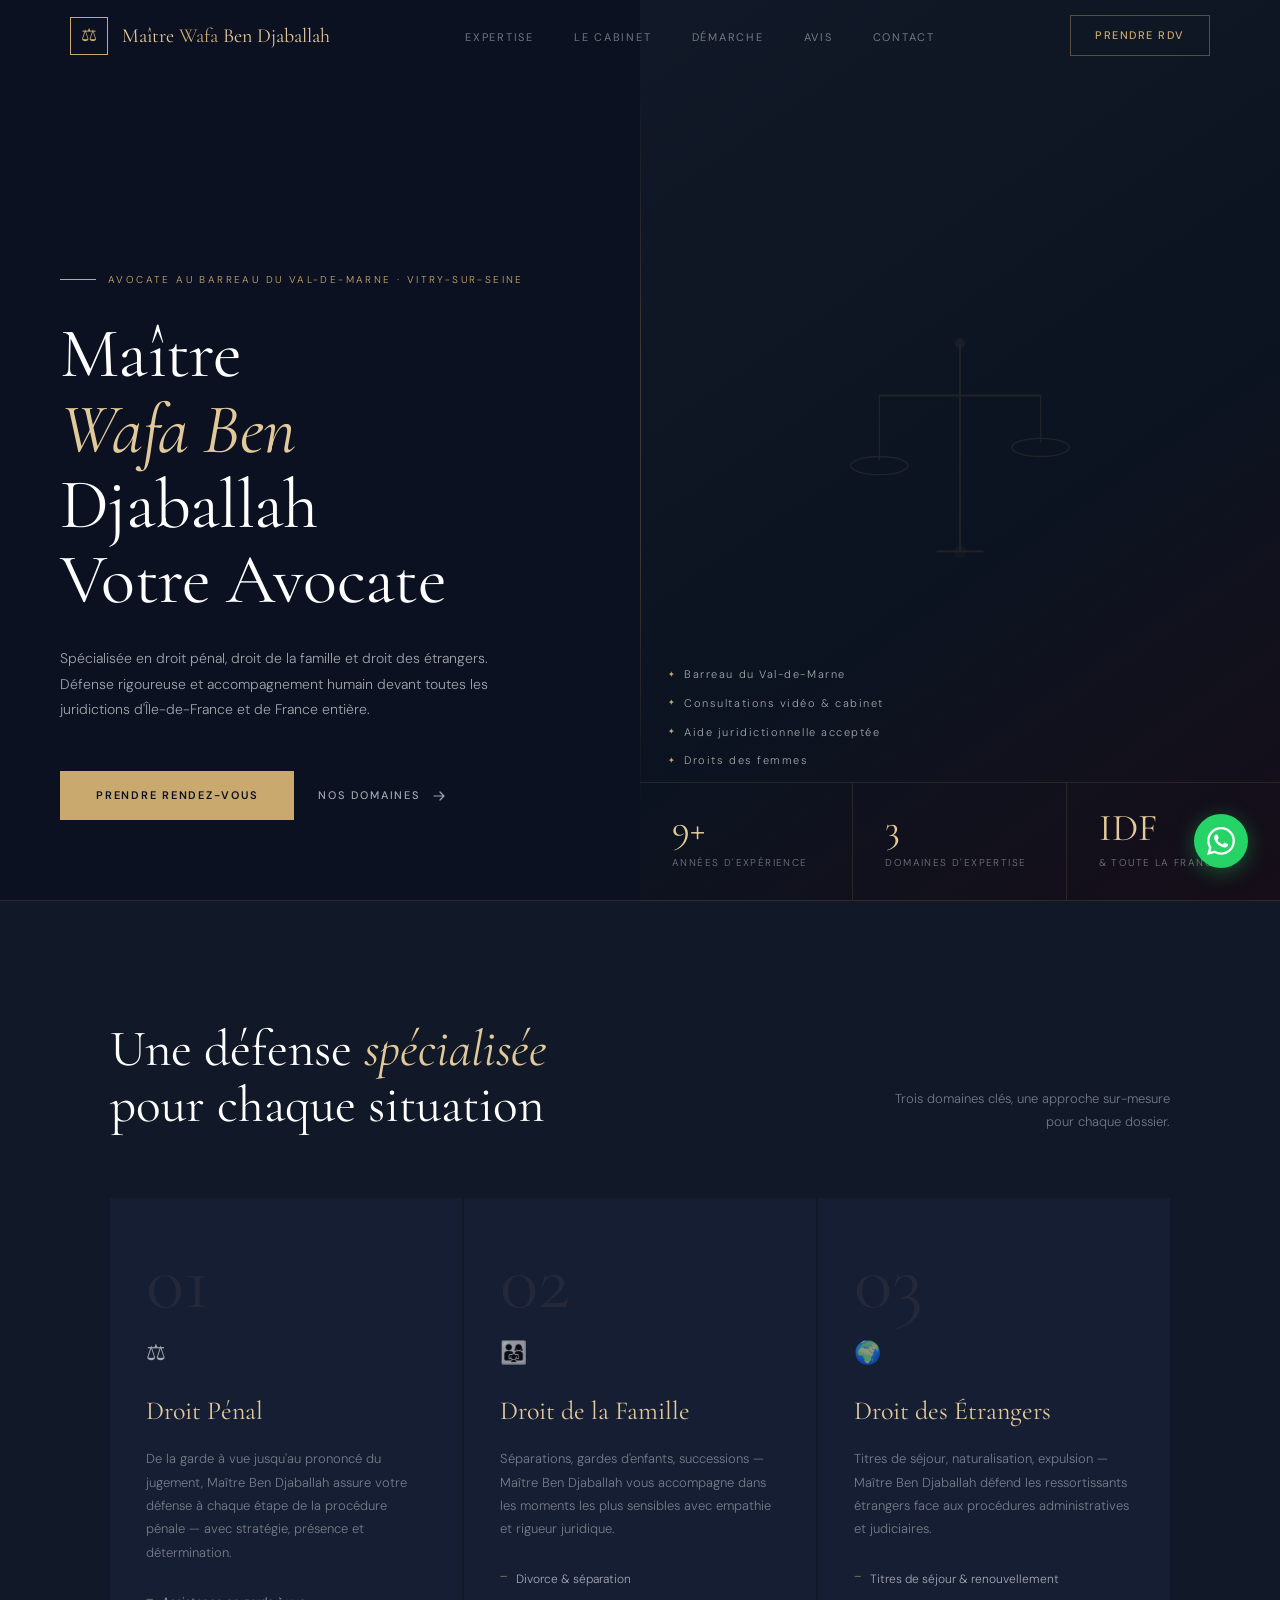
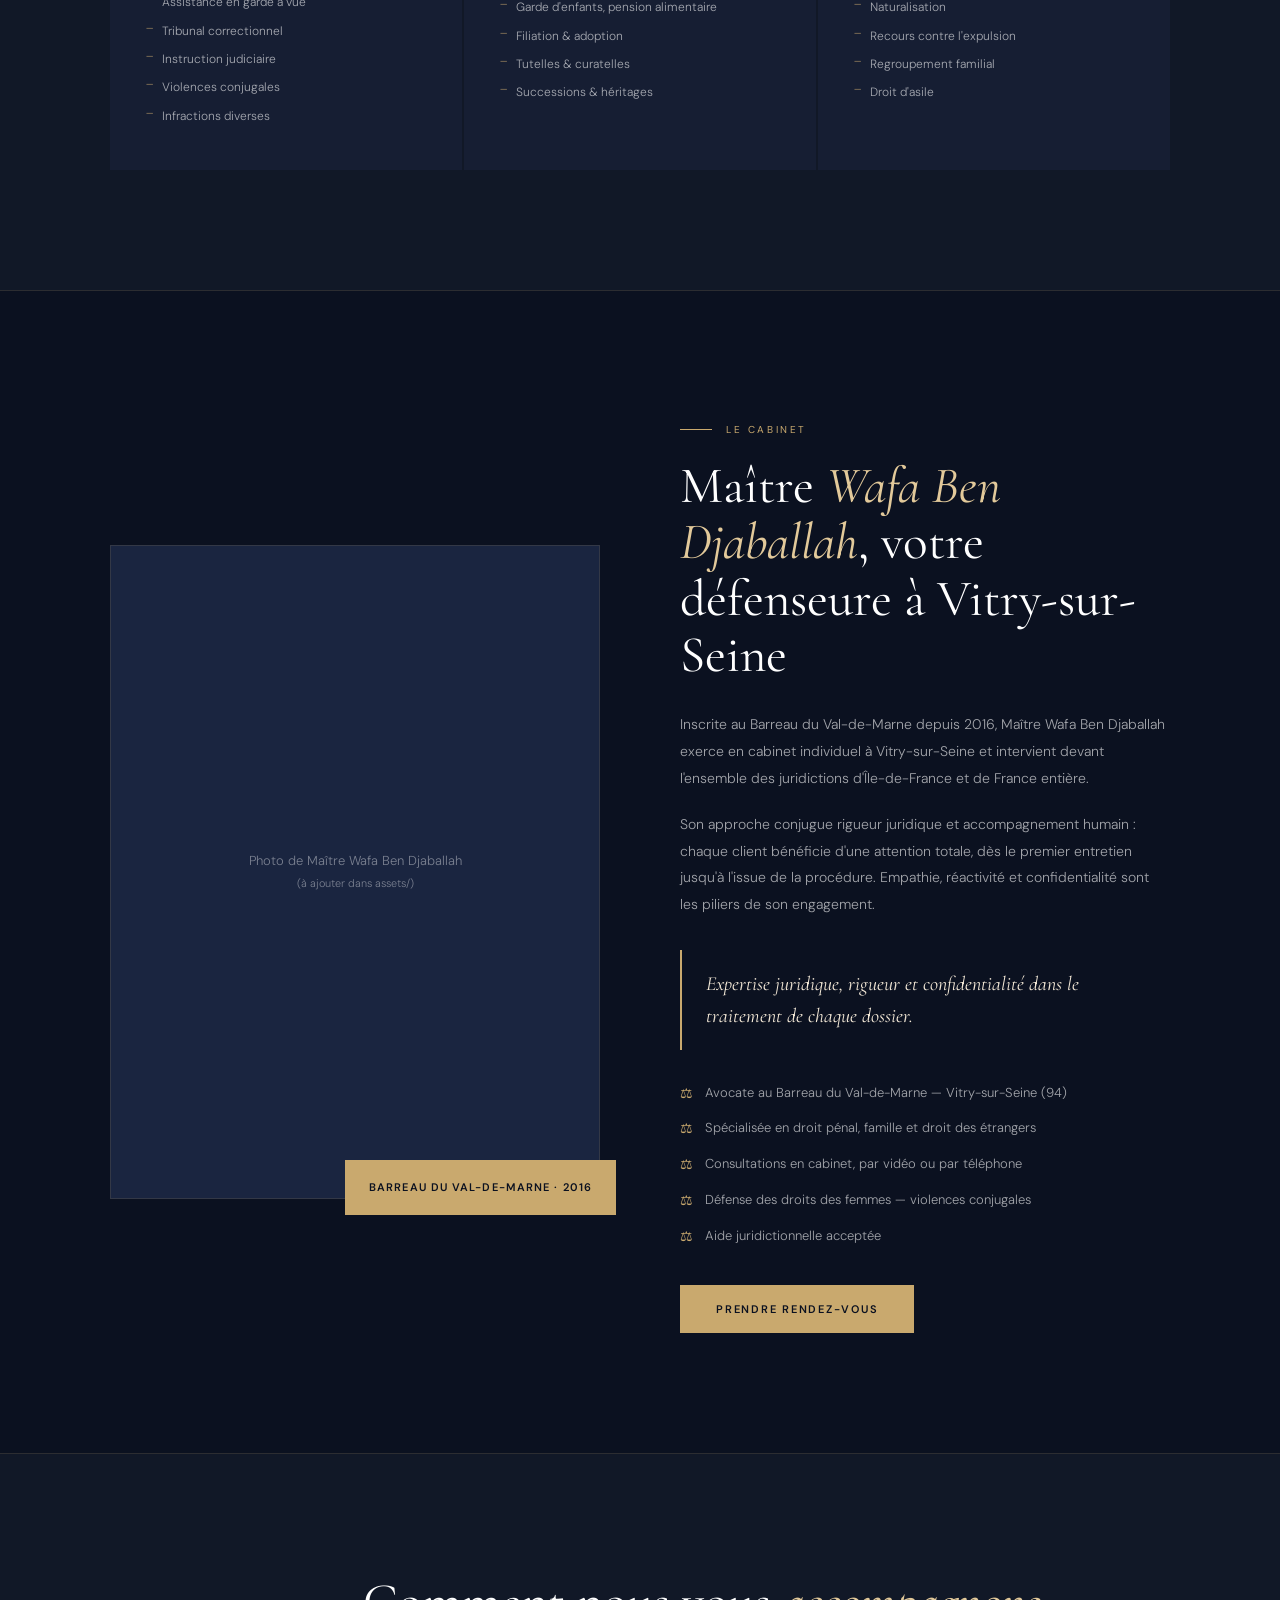
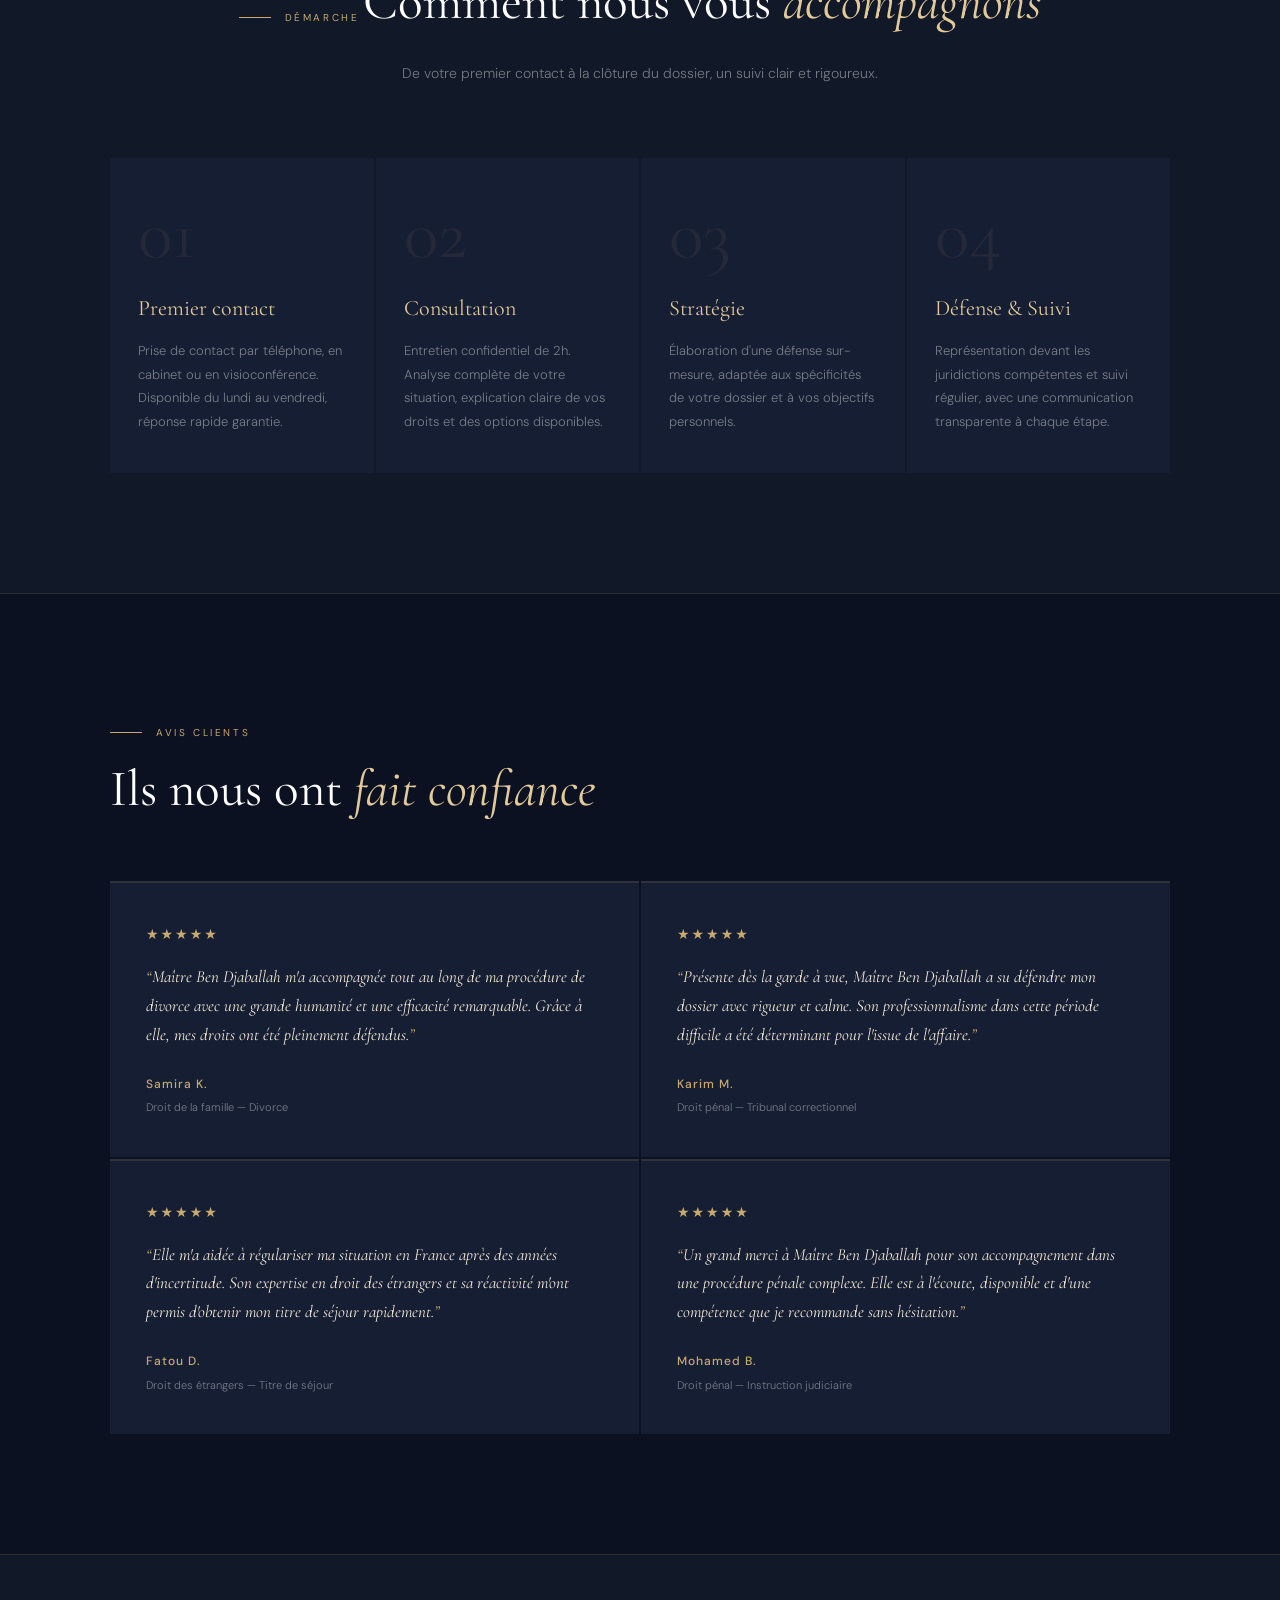
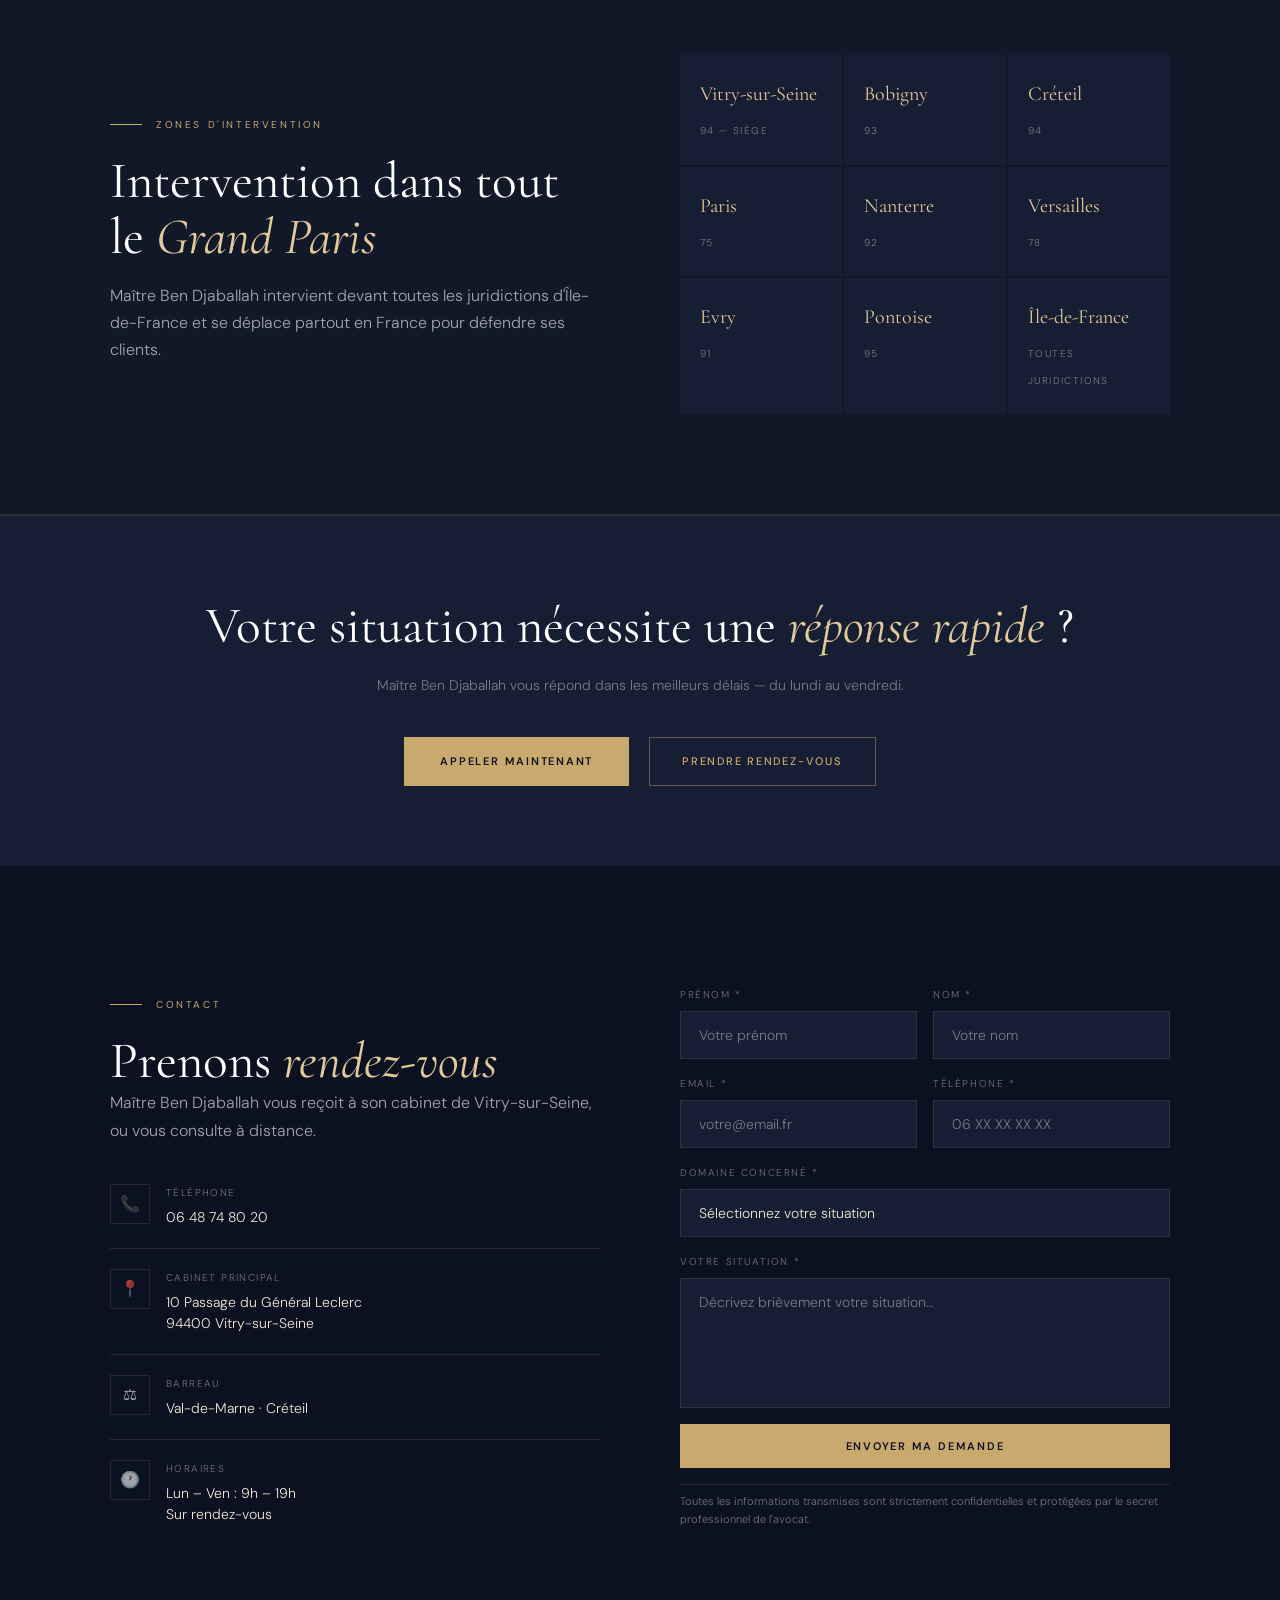
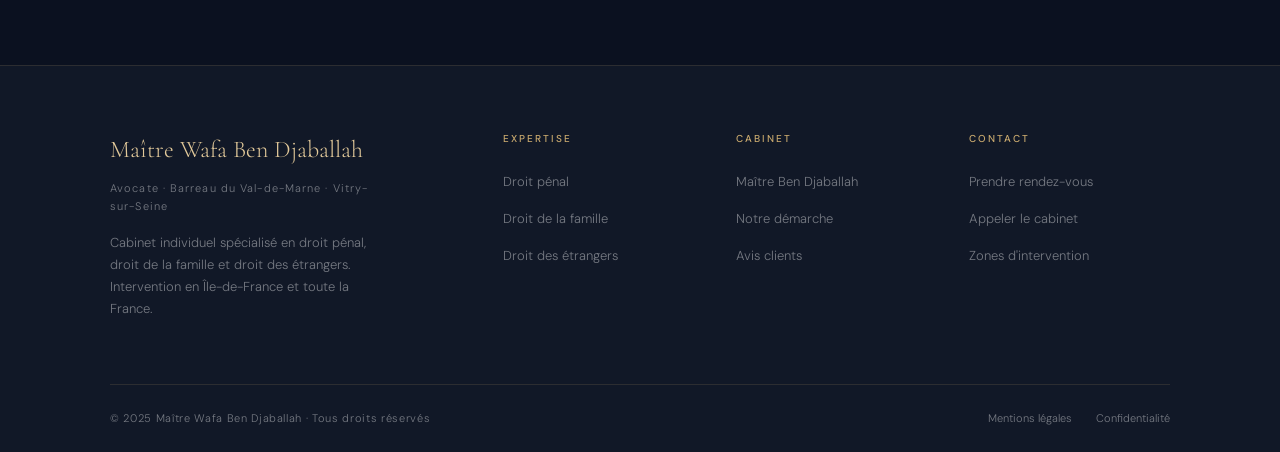
<file: index.html>
<!DOCTYPE html>
<html lang="fr">
<head>
<meta charset="UTF-8">
<meta name="viewport" content="width=device-width, initial-scale=1.0">
<title>Maître Wafa Ben Djaballah — Avocate à Vitry-sur-Seine | Barreau du Val-de-Marne</title>
<meta name="description" content="Maître Wafa Ben Djaballah, avocate au Barreau du Val-de-Marne. Spécialisée en droit pénal, droit de la famille et droit des étrangers. Cabinet à Vitry-sur-Seine (94400). Consultations sur rendez-vous.">
<meta name="keywords" content="avocat Vitry-sur-Seine, avocat Val-de-Marne, droit pénal 94, droit de la famille 94, avocat étrangers Vitry, avocat Bobigny, Ben Djaballah avocat">
<meta name="robots" content="index, follow">
<meta name="author" content="Maître Wafa Ben Djaballah">
<link rel="canonical" href="https://wafa-bendjaballah.netlify.app/">
<meta property="og:title" content="Maître Wafa Ben Djaballah — Avocate à Vitry-sur-Seine">
<meta property="og:description" content="Avocate au Barreau du Val-de-Marne. Droit pénal, famille, étrangers. Cabinet à Vitry-sur-Seine.">
<meta property="og:type" content="website">
<meta property="og:locale" content="fr_FR">
<script type="application/ld+json">
{
  "@context": "https://schema.org",
  "@type": "LegalService",
  "name": "Cabinet Maître Wafa Ben Djaballah",
  "description": "Avocate au Barreau du Val-de-Marne, spécialisée en droit pénal, droit de la famille et droit des étrangers.",
  "address": {
    "@type": "PostalAddress",
    "streetAddress": "10 Passage du Général Leclerc",
    "addressLocality": "Vitry-sur-Seine",
    "postalCode": "94400",
    "addressCountry": "FR"
  },
  "telephone": "0648748020",
  "areaServed": ["Vitry-sur-Seine","Val-de-Marne","Île-de-France"],
  "priceRange": "€€",
  "openingHours": "Mo-Fr 09:00-19:00"
}
</script>
<link rel="stylesheet" href="css/base.css">
<link rel="stylesheet" href="css/nav-hero.css">
<link rel="stylesheet" href="css/sections.css">
</head>
<body>

<!-- ═══ NAV ═══ -->
<nav id="navbar">
  <div class="nav-inner">
    <a href="index.html" class="nav-logo">
      <div class="nav-logo-icon">⚖</div>
      <span class="nav-logo-text">Maître <span>Wafa</span> Ben Djaballah</span>
    </a>
    <ul class="nav-links">
      <li><a href="#expertise">Expertise</a></li>
      <li><a href="#about">Le Cabinet</a></li>
      <li><a href="#process">Démarche</a></li>
      <li><a href="#testimonials">Avis</a></li>
      <li><a href="contact.html">Contact</a></li>
    </ul>
    <a href="contact.html" class="nav-cta">Prendre RDV</a>
    <div class="nav-burger" id="burger">
      <span></span><span></span><span></span>
    </div>
  </div>
</nav>

<!-- Mobile menu -->
<div class="nav-mobile" id="mobile-menu">
  <a href="#expertise">Expertise</a>
  <a href="#about">Le Cabinet</a>
  <a href="#process">Démarche</a>
  <a href="#testimonials">Avis clients</a>
  <a href="contact.html">Contact</a>
  <a href="contact.html" class="nav-cta btn-or">Prendre rendez-vous</a>
</div>

<!-- ═══ HERO ═══ -->
<section id="hero">
  <div class="hero-left">
    <div class="hero-badge">Avocate au Barreau du Val-de-Marne · Vitry-sur-Seine</div>
    <h1 class="hero-title">
      Maître<br><em>Wafa Ben</em><br>Djaballah<br>Votre Avocate
    </h1>
    <p class="hero-sub">
      Spécialisée en droit pénal, droit de la famille et droit des étrangers.
      Défense rigoureuse et accompagnement humain devant toutes les juridictions
      d'Île-de-France et de France entière.
    </p>
    <div class="hero-actions">
      <a href="contact.html" class="btn-or">Prendre rendez-vous</a>
      <a href="#expertise" class="btn-ghost">
        Nos domaines
        <svg width="16" height="16" viewBox="0 0 16 16" fill="none">
          <path d="M3 8h10M9 4l4 4-4 4" stroke="currentColor" stroke-width="1.2" stroke-linecap="round"/>
        </svg>
      </a>
    </div>
  </div>

  <div class="hero-right">
    <div class="hero-bg"></div>
    <div class="hero-portrait-placeholder">
      <!-- Remplacer par : <img src="assets/wafa-ben-djaballah-portrait.jpg" alt="Maître Wafa Ben Djaballah, avocate à Vitry-sur-Seine"> -->
      <svg class="hero-scales" viewBox="0 0 200 200" fill="none" xmlns="http://www.w3.org/2000/svg">
        <line x1="100" y1="18" x2="100" y2="178" stroke="#c9a96e" stroke-width="1.5"/>
        <line x1="38" y1="58" x2="162" y2="58" stroke="#c9a96e" stroke-width="1.5"/>
        <line x1="38" y1="58" x2="38" y2="108" stroke="#c9a96e" stroke-width="1"/>
        <line x1="162" y1="58" x2="162" y2="94" stroke="#c9a96e" stroke-width="1"/>
        <ellipse cx="38" cy="112" rx="22" ry="7" stroke="#c9a96e" stroke-width="1"/>
        <ellipse cx="162" cy="98" rx="22" ry="7" stroke="#c9a96e" stroke-width="1"/>
        <circle cx="100" cy="18" r="4" fill="#c9a96e" opacity="0.6"/>
        <line x1="82" y1="178" x2="118" y2="178" stroke="#c9a96e" stroke-width="1.5"/>
        <circle cx="100" cy="178" r="5" fill="#c9a96e" opacity="0.3"/>
      </svg>
    </div>
    <div class="hero-vline"></div>
    <div class="hero-tags">
      <div class="hero-tag">Barreau du Val-de-Marne</div>
      <div class="hero-tag">Consultations vidéo & cabinet</div>
      <div class="hero-tag">Aide juridictionnelle acceptée</div>
      <div class="hero-tag">Droits des femmes</div>
    </div>
    <div class="hero-stats">
      <div class="hero-stat">
        <span class="stat-n">9+</span>
        <span class="stat-l">Années d'expérience</span>
      </div>
      <div class="hero-stat">
        <span class="stat-n">3</span>
        <span class="stat-l">Domaines d'expertise</span>
      </div>
      <div class="hero-stat">
        <span class="stat-n">IDF</span>
        <span class="stat-l">& toute la France</span>
      </div>
    </div>
  </div>
</section>

<!-- ═══ EXPERTISE ═══ -->
<section id="expertise">
  <div class="container">
    <div class="exp-header reveal">
      <h2 class="titre">Une défense <em>spécialisée</em><br>pour chaque situation</h2>
      <p>Trois domaines clés, une approche sur-mesure pour chaque dossier.</p>
    </div>
    <div class="exp-grid">

      <div class="exp-card reveal">
        <div class="exp-num">01</div>
        <span class="exp-icon">⚖️</span>
        <div class="exp-titre">Droit Pénal</div>
        <p class="exp-desc">De la garde à vue jusqu'au prononcé du jugement, Maître Ben Djaballah assure votre défense à chaque étape de la procédure pénale — avec stratégie, présence et détermination.</p>
        <ul class="exp-items">
          <li>Assistance en garde à vue</li>
          <li>Tribunal correctionnel</li>
          <li>Instruction judiciaire</li>
          <li>Violences conjugales</li>
          <li>Infractions diverses</li>
        </ul>
        
      </div>

      <div class="exp-card reveal reveal-delay-1">
        <div class="exp-num">02</div>
        <span class="exp-icon">👨‍👩‍👧</span>
        <div class="exp-titre">Droit de la Famille</div>
        <p class="exp-desc">Séparations, gardes d'enfants, successions — Maître Ben Djaballah vous accompagne dans les moments les plus sensibles avec empathie et rigueur juridique.</p>
        <ul class="exp-items">
          <li>Divorce & séparation</li>
          <li>Garde d'enfants, pension alimentaire</li>
          <li>Filiation & adoption</li>
          <li>Tutelles & curatelles</li>
          <li>Successions & héritages</li>
        </ul>
        
      </div>

      <div class="exp-card reveal reveal-delay-2">
        <div class="exp-num">03</div>
        <span class="exp-icon">🌍</span>
        <div class="exp-titre">Droit des Étrangers</div>
        <p class="exp-desc">Titres de séjour, naturalisation, expulsion — Maître Ben Djaballah défend les ressortissants étrangers face aux procédures administratives et judiciaires.</p>
        <ul class="exp-items">
          <li>Titres de séjour & renouvellement</li>
          <li>Naturalisation</li>
          <li>Recours contre l'expulsion</li>
          <li>Regroupement familial</li>
          <li>Droit d'asile</li>
        </ul>
        
      </div>

    </div>
  </div>
</section>

<!-- ═══ ABOUT ═══ -->
<section id="about">
  <div class="container">
    <div class="about-grid">
      <div class="about-photo reveal">
        <div class="about-photo-frame">
          <!-- <img src="assets/wafa-ben-djaballah-portrait.jpg" alt="Maître Wafa Ben Djaballah"> -->
          <div class="about-photo-placeholder">
            Photo de Maître Wafa Ben Djaballah<br><small>(à ajouter dans assets/)</small>
          </div>
        </div>
        <div class="about-photo-badge">Barreau du Val-de-Marne · 2016</div>
      </div>
      <div class="about-content reveal reveal-delay-1">
        <span class="section-label">Le Cabinet</span>
        <h2 class="titre">Maître <em>Wafa Ben Djaballah</em>, votre défenseure à Vitry-sur-Seine</h2>
        <p>
          Inscrite au Barreau du Val-de-Marne depuis 2016, Maître Wafa Ben Djaballah exerce en cabinet individuel à Vitry-sur-Seine et intervient devant l'ensemble des juridictions d'Île-de-France et de France entière.
        </p>
        <p>
          Son approche conjugue rigueur juridique et accompagnement humain : chaque client bénéficie d'une attention totale, dès le premier entretien jusqu'à l'issue de la procédure. Empathie, réactivité et confidentialité sont les piliers de son engagement.
        </p>
        <blockquote>
          Expertise juridique, rigueur et confidentialité dans le traitement de chaque dossier.
        </blockquote>
        <ul class="about-points">
          <li>Avocate au Barreau du Val-de-Marne — Vitry-sur-Seine (94)</li>
          <li>Spécialisée en droit pénal, famille et droit des étrangers</li>
          <li>Consultations en cabinet, par vidéo ou par téléphone</li>
          <li>Défense des droits des femmes — violences conjugales</li>
          <li>Aide juridictionnelle acceptée</li>
        </ul>
        <a href="contact.html" class="btn-or">Prendre rendez-vous</a>
      </div>
    </div>
  </div>
</section>

<!-- ═══ PROCESS ═══ -->
<section id="process">
  <div class="container">
    <div class="process-header reveal">
      <span class="section-label">Démarche</span>
      <h2 class="titre">Comment nous vous <em>accompagnons</em></h2>
      <p>De votre premier contact à la clôture du dossier, un suivi clair et rigoureux.</p>
    </div>
    <div class="process-steps">
      <div class="process-step reveal">
        <div class="process-step-num">01</div>
        <h3>Premier contact</h3>
        <p>Prise de contact par téléphone, en cabinet ou en visioconférence. Disponible du lundi au vendredi, réponse rapide garantie.</p>
      </div>
      <div class="process-step reveal reveal-delay-1">
        <div class="process-step-num">02</div>
        <h3>Consultation</h3>
        <p>Entretien confidentiel de 2h. Analyse complète de votre situation, explication claire de vos droits et des options disponibles.</p>
      </div>
      <div class="process-step reveal reveal-delay-2">
        <div class="process-step-num">03</div>
        <h3>Stratégie</h3>
        <p>Élaboration d'une défense sur-mesure, adaptée aux spécificités de votre dossier et à vos objectifs personnels.</p>
      </div>
      <div class="process-step reveal reveal-delay-3">
        <div class="process-step-num">04</div>
        <h3>Défense & Suivi</h3>
        <p>Représentation devant les juridictions compétentes et suivi régulier, avec une communication transparente à chaque étape.</p>
      </div>
    </div>
  </div>
</section>

<!-- ═══ TESTIMONIALS ═══ -->
<section id="testimonials">
  <div class="container">
    <div class="testi-header reveal">
      <span class="section-label">Avis clients</span>
      <h2 class="titre">Ils nous ont <em>fait confiance</em></h2>
    </div>
    <div class="testi-grid">
      <div class="testi-card reveal">
        <div class="testi-stars">★★★★★</div>
        <p class="testi-text">Maître Ben Djaballah m'a accompagnée tout au long de ma procédure de divorce avec une grande humanité et une efficacité remarquable. Grâce à elle, mes droits ont été pleinement défendus.</p>
        <div class="testi-author">Samira K.</div>
        <div class="testi-context">Droit de la famille — Divorce</div>
      </div>
      <div class="testi-card reveal reveal-delay-1">
        <div class="testi-stars">★★★★★</div>
        <p class="testi-text">Présente dès la garde à vue, Maître Ben Djaballah a su défendre mon dossier avec rigueur et calme. Son professionnalisme dans cette période difficile a été déterminant pour l'issue de l'affaire.</p>
        <div class="testi-author">Karim M.</div>
        <div class="testi-context">Droit pénal — Tribunal correctionnel</div>
      </div>
      <div class="testi-card reveal">
        <div class="testi-stars">★★★★★</div>
        <p class="testi-text">Elle m'a aidée à régulariser ma situation en France après des années d'incertitude. Son expertise en droit des étrangers et sa réactivité m'ont permis d'obtenir mon titre de séjour rapidement.</p>
        <div class="testi-author">Fatou D.</div>
        <div class="testi-context">Droit des étrangers — Titre de séjour</div>
      </div>
      <div class="testi-card reveal reveal-delay-1">
        <div class="testi-stars">★★★★★</div>
        <p class="testi-text">Un grand merci à Maître Ben Djaballah pour son accompagnement dans une procédure pénale complexe. Elle est à l'écoute, disponible et d'une compétence que je recommande sans hésitation.</p>
        <div class="testi-author">Mohamed B.</div>
        <div class="testi-context">Droit pénal — Instruction judiciaire</div>
      </div>
    </div>
  </div>
</section>

<!-- ═══ ZONES ═══ -->
<section id="zones">
  <div class="container">
    <div class="zones-grid">
      <div class="reveal">
        <span class="section-label">Zones d'intervention</span>
        <h2 class="titre">Intervention dans tout le <em>Grand Paris</em></h2>
        <p style="margin-top:16px">Maître Ben Djaballah intervient devant toutes les juridictions d'Île-de-France et se déplace partout en France pour défendre ses clients.</p>
      </div>
      <div class="zones-list reveal reveal-delay-1">
        <div class="zone-item"><span class="zone-name">Vitry-sur-Seine</span><span class="zone-dep">94 — siège</span></div>
        <div class="zone-item"><span class="zone-name">Bobigny</span><span class="zone-dep">93</span></div>
        <div class="zone-item"><span class="zone-name">Créteil</span><span class="zone-dep">94</span></div>
        <div class="zone-item"><span class="zone-name">Paris</span><span class="zone-dep">75</span></div>
        <div class="zone-item"><span class="zone-name">Nanterre</span><span class="zone-dep">92</span></div>
        <div class="zone-item"><span class="zone-name">Versailles</span><span class="zone-dep">78</span></div>
        <div class="zone-item"><span class="zone-name">Evry</span><span class="zone-dep">91</span></div>
        <div class="zone-item"><span class="zone-name">Pontoise</span><span class="zone-dep">95</span></div>
        <div class="zone-item"><span class="zone-name">Île-de-France</span><span class="zone-dep">Toutes juridictions</span></div>
      </div>
    </div>
  </div>
</section>

<!-- ═══ CTA URGENCE ═══ -->
<section id="cta-urgence">
  <div class="container">
    <h2>Votre situation nécessite une <em>réponse rapide</em> ?</h2>
    <p>Maître Ben Djaballah vous répond dans les meilleurs délais — du lundi au vendredi.</p>
    <div class="cta-actions">
      <a href="tel:0648748020" class="btn-or">Appeler maintenant</a>
      <a href="contact.html" class="btn-outline-or">Prendre rendez-vous</a>
    </div>
  </div>
</section>

<!-- ═══ CONTACT ═══ -->
<section id="contact">
  <div class="container">
    <div class="contact-grid">
      <div class="reveal">
        <span class="section-label">Contact</span>
        <h2 class="titre">Prenons <em>rendez-vous</em></h2>
        <p>Maître Ben Djaballah vous reçoit à son cabinet de Vitry-sur-Seine, ou vous consulte à distance.</p>
        <div class="contact-infos" style="margin-top:40px">
          <div class="contact-info">
            <div class="contact-icon">📞</div>
            <div>
              <div class="contact-info-label">Téléphone</div>
              <div class="contact-info-val"><a href="tel:0648748020">06 48 74 80 20</a></div>
            </div>
          </div>
          <div class="contact-info">
            <div class="contact-icon">📍</div>
            <div>
              <div class="contact-info-label">Cabinet principal</div>
              <div class="contact-info-val">10 Passage du Général Leclerc<br>94400 Vitry-sur-Seine</div>
            </div>
          </div>
          <div class="contact-info">
            <div class="contact-icon">⚖️</div>
            <div>
              <div class="contact-info-label">Barreau</div>
              <div class="contact-info-val">Val-de-Marne · Créteil</div>
            </div>
          </div>
          <div class="contact-info">
            <div class="contact-icon">🕐</div>
            <div>
              <div class="contact-info-label">Horaires</div>
              <div class="contact-info-val">Lun – Ven : 9h – 19h<br>Sur rendez-vous</div>
            </div>
          </div>
        </div>
      </div>
      <div class="reveal reveal-delay-1">
        <div class="contact-form">
          <div class="form-row">
            <div class="form-group">
              <label class="form-label" for="prenom">Prénom *</label>
              <input class="form-input" type="text" id="prenom" placeholder="Votre prénom">
            </div>
            <div class="form-group">
              <label class="form-label" for="nom">Nom *</label>
              <input class="form-input" type="text" id="nom" placeholder="Votre nom">
            </div>
          </div>
          <div class="form-row">
            <div class="form-group">
              <label class="form-label" for="email">Email *</label>
              <input class="form-input" type="email" id="email" placeholder="votre@email.fr">
            </div>
            <div class="form-group">
              <label class="form-label" for="tel">Téléphone *</label>
              <input class="form-input" type="tel" id="tel" placeholder="06 XX XX XX XX">
            </div>
          </div>
          <div class="form-group">
            <label class="form-label" for="domaine">Domaine concerné *</label>
            <select class="form-select" id="domaine">
              <option value="">Sélectionnez votre situation</option>
              <option>Droit pénal</option>
              <option>Droit de la famille</option>
              <option>Droit des étrangers</option>
              <option>Violences conjugales</option>
              <option>Autre</option>
            </select>
          </div>
          <div class="form-group">
            <label class="form-label" for="message">Votre situation *</label>
            <textarea class="form-textarea" id="message" placeholder="Décrivez brièvement votre situation…"></textarea>
          </div>
          <button type="button" class="form-submit btn-or" onclick="handleSubmit()">Envoyer ma demande</button>
          <p class="form-note">Toutes les informations transmises sont strictement confidentielles et protégées par le secret professionnel de l'avocat.</p>
        </div>
      </div>
    </div>
  </div>
</section>

<!-- ═══ FOOTER ═══ -->
<footer>
  <div class="container">
    <div class="footer-top">
      <div class="footer-brand">
        <div class="footer-logo-text">Maître Wafa Ben Djaballah</div>
        <div class="footer-tagline">Avocate · Barreau du Val-de-Marne · Vitry-sur-Seine</div>
        <p>Cabinet individuel spécialisé en droit pénal, droit de la famille et droit des étrangers. Intervention en Île-de-France et toute la France.</p>
      </div>
      <nav class="footer-nav">
        <div class="footer-col">
          <div class="footer-col-title">Expertise</div>
          <ul>
            <li><a href="#expertise">Droit pénal</a></li>
            <li><a href="#expertise">Droit de la famille</a></li>
            <li><a href="#expertise">Droit des étrangers</a></li>
          </ul>
        </div>
        <div class="footer-col">
          <div class="footer-col-title">Cabinet</div>
          <ul>
            <li><a href="#about">Maître Ben Djaballah</a></li>
            <li><a href="#process">Notre démarche</a></li>
            <li><a href="#testimonials">Avis clients</a></li>
          </ul>
        </div>
        <div class="footer-col">
          <div class="footer-col-title">Contact</div>
          <ul>
            <li><a href="contact.html">Prendre rendez-vous</a></li>
            <li><a href="tel:0648748020">Appeler le cabinet</a></li>
            <li><a href="#zones">Zones d'intervention</a></li>
          </ul>
        </div>
      </nav>
    </div>
    <div class="footer-bottom">
      <div class="footer-copy">© 2025 Maître Wafa Ben Djaballah · Tous droits réservés</div>
      <div class="footer-legal">
        <a href="#">Mentions légales</a>
        <a href="#">Confidentialité</a>
      </div>
    </div>
  </div>
</footer>

<!-- WhatsApp -->
<a href="https://wa.me/33648748020" class="wa-float" target="_blank" rel="noopener noreferrer" aria-label="WhatsApp">
  <svg viewBox="0 0 24 24"><path d="M17.472 14.382c-.297-.149-1.758-.867-2.03-.967-.273-.099-.471-.148-.67.15-.197.297-.767.966-.94 1.164-.173.199-.347.223-.644.075-.297-.15-1.255-.463-2.39-1.475-.883-.788-1.48-1.761-1.653-2.059-.173-.297-.018-.458.13-.606.134-.133.298-.347.446-.52.149-.174.198-.298.298-.497.099-.198.05-.371-.025-.52-.075-.149-.669-1.612-.916-2.207-.242-.579-.487-.5-.669-.51-.173-.008-.371-.01-.57-.01-.198 0-.52.074-.792.372-.272.297-1.04 1.016-1.04 2.479 0 1.462 1.065 2.875 1.213 3.074.149.198 2.096 3.2 5.077 4.487.709.306 1.262.489 1.694.625.712.227 1.36.195 1.871.118.571-.085 1.758-.719 2.006-1.413.248-.694.248-1.289.173-1.413-.074-.124-.272-.198-.57-.347m-5.421 7.403h-.004a9.87 9.87 0 01-5.031-1.378l-.361-.214-3.741.982.998-3.648-.235-.374a9.86 9.86 0 01-1.51-5.26c.001-5.45 4.436-9.884 9.888-9.884 2.64 0 5.122 1.03 6.988 2.898a9.825 9.825 0 012.893 6.994c-.003 5.45-4.437 9.884-9.885 9.884m8.413-18.297A11.815 11.815 0 0012.05 0C5.495 0 .16 5.335.157 11.892c0 2.096.547 4.142 1.588 5.945L.057 24l6.305-1.654a11.882 11.882 0 005.683 1.448h.005c6.554 0 11.89-5.335 11.893-11.893a11.821 11.821 0 00-3.48-8.413z"/></svg>
</a>

<script src="js/main.js"></script>
<script src="js/form.js"></script>
</body>
</html>
</file>
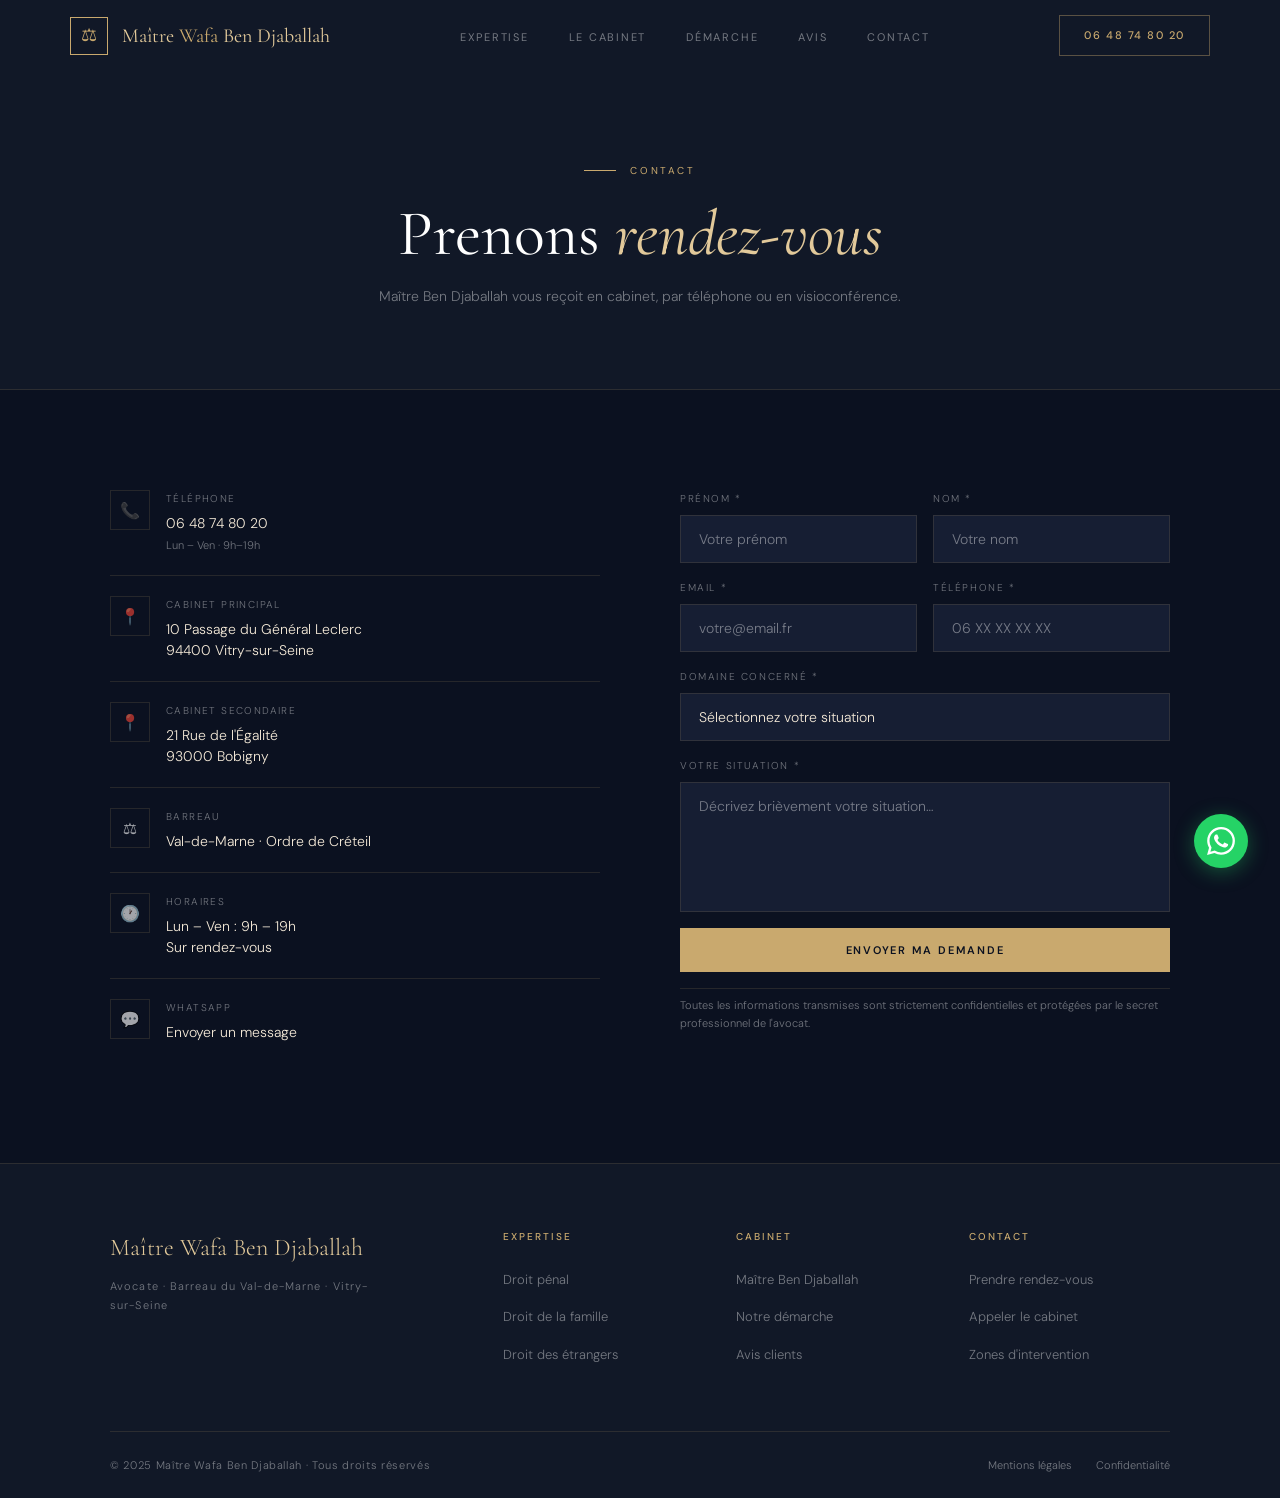
<file: contact.html>
<!DOCTYPE html>
<html lang="fr">
<head>
<meta charset="UTF-8">
<meta name="viewport" content="width=device-width, initial-scale=1.0">
<title>Contact — Maître Wafa Ben Djaballah | Avocate Vitry-sur-Seine</title>
<meta name="description" content="Prenez rendez-vous avec Maître Wafa Ben Djaballah, avocate à Vitry-sur-Seine. Consultation en cabinet, par téléphone ou vidéo. 06 48 74 80 20">
<link rel="stylesheet" href="css/base.css">
<link rel="stylesheet" href="css/nav-hero.css">
<link rel="stylesheet" href="css/sections.css">
<style>
  .page-header {
    padding-top: calc(var(--nav-h) + 80px);
    padding-bottom: 80px;
    background: var(--navy-mid);
    border-bottom: 1px solid var(--border);
    text-align: center;
  }
  .page-header h1 {
    font-family: var(--font-titre); font-size: clamp(44px,5vw,72px);
    font-weight: 400; color: var(--white); line-height: 1.1;
  }
  .page-header h1 em { font-style: italic; color: var(--or-clair); }
  .page-header p { font-size: 14px; color: var(--gris); margin-top: 16px; }
  .contact-full { padding: 100px 0; }
</style>
</head>
<body>

<nav id="navbar">
  <div class="nav-inner">
    <a href="index.html" class="nav-logo">
      <div class="nav-logo-icon">⚖</div>
      <span class="nav-logo-text">Maître <span>Wafa</span> Ben Djaballah</span>
    </a>
    <ul class="nav-links">
      <li><a href="index.html#expertise">Expertise</a></li>
      <li><a href="index.html#about">Le Cabinet</a></li>
      <li><a href="index.html#process">Démarche</a></li>
      <li><a href="index.html#testimonials">Avis</a></li>
      <li><a href="contact.html" class="active">Contact</a></li>
    </ul>
    <a href="tel:0648748020" class="nav-cta">06 48 74 80 20</a>
    <div class="nav-burger" id="burger"><span></span><span></span><span></span></div>
  </div>
</nav>

<div class="nav-mobile" id="mobile-menu">
  <a href="index.html#expertise">Expertise</a>
  <a href="index.html#about">Le Cabinet</a>
  <a href="index.html#process">Démarche</a>
  <a href="index.html#testimonials">Avis clients</a>
  <a href="contact.html">Contact</a>
  <a href="tel:0648748020" class="nav-cta btn-or">06 48 74 80 20</a>
</div>

<div class="page-header">
  <div class="container">
    <span class="section-label">Contact</span>
    <h1>Prenons <em>rendez-vous</em></h1>
    <p>Maître Ben Djaballah vous reçoit en cabinet, par téléphone ou en visioconférence.</p>
  </div>
</div>

<section class="contact-full">
  <div class="container">
    <div class="contact-grid">
      <div class="reveal">
        <div class="contact-infos">
          <div class="contact-info">
            <div class="contact-icon">📞</div>
            <div>
              <div class="contact-info-label">Téléphone</div>
              <div class="contact-info-val"><a href="tel:0648748020">06 48 74 80 20</a><br><small style="color:var(--gris);font-size:11px">Lun – Ven · 9h–19h</small></div>
            </div>
          </div>
          <div class="contact-info">
            <div class="contact-icon">📍</div>
            <div>
              <div class="contact-info-label">Cabinet principal</div>
              <div class="contact-info-val">10 Passage du Général Leclerc<br>94400 Vitry-sur-Seine</div>
            </div>
          </div>
          <div class="contact-info">
            <div class="contact-icon">📍</div>
            <div>
              <div class="contact-info-label">Cabinet secondaire</div>
              <div class="contact-info-val">21 Rue de l'Égalité<br>93000 Bobigny</div>
            </div>
          </div>
          <div class="contact-info">
            <div class="contact-icon">⚖️</div>
            <div>
              <div class="contact-info-label">Barreau</div>
              <div class="contact-info-val">Val-de-Marne · Ordre de Créteil</div>
            </div>
          </div>
          <div class="contact-info">
            <div class="contact-icon">🕐</div>
            <div>
              <div class="contact-info-label">Horaires</div>
              <div class="contact-info-val">Lun – Ven : 9h – 19h<br>Sur rendez-vous</div>
            </div>
          </div>
          <div class="contact-info">
            <div class="contact-icon">💬</div>
            <div>
              <div class="contact-info-label">WhatsApp</div>
              <div class="contact-info-val"><a href="https://wa.me/33648748020" target="_blank">Envoyer un message</a></div>
            </div>
          </div>
        </div>
      </div>
      <div class="reveal reveal-delay-1">
        <div class="contact-form">
          <div class="form-row">
            <div class="form-group">
              <label class="form-label" for="prenom">Prénom *</label>
              <input class="form-input" type="text" id="prenom" placeholder="Votre prénom">
            </div>
            <div class="form-group">
              <label class="form-label" for="nom">Nom *</label>
              <input class="form-input" type="text" id="nom" placeholder="Votre nom">
            </div>
          </div>
          <div class="form-row">
            <div class="form-group">
              <label class="form-label" for="email">Email *</label>
              <input class="form-input" type="email" id="email" placeholder="votre@email.fr">
            </div>
            <div class="form-group">
              <label class="form-label" for="tel">Téléphone *</label>
              <input class="form-input" type="tel" id="tel" placeholder="06 XX XX XX XX">
            </div>
          </div>
          <div class="form-group">
            <label class="form-label" for="domaine">Domaine concerné *</label>
            <select class="form-select" id="domaine">
              <option value="">Sélectionnez votre situation</option>
              <option>Droit pénal</option>
              <option>Droit de la famille</option>
              <option>Droit des étrangers</option>
              <option>Violences conjugales</option>
              <option>Autre</option>
            </select>
          </div>
          <div class="form-group">
            <label class="form-label" for="message">Votre situation *</label>
            <textarea class="form-textarea" id="message" placeholder="Décrivez brièvement votre situation…"></textarea>
          </div>
          <button type="button" class="form-submit btn-or" onclick="handleSubmit()">Envoyer ma demande</button>
          <p class="form-note">Toutes les informations transmises sont strictement confidentielles et protégées par le secret professionnel de l'avocat.</p>
        </div>
      </div>
    </div>
  </div>
</section>

<footer>
  <div class="container">
    <div class="footer-top">
      <div class="footer-brand">
        <div class="footer-logo-text">Maître Wafa Ben Djaballah</div>
        <div class="footer-tagline">Avocate · Barreau du Val-de-Marne · Vitry-sur-Seine</div>
      </div>
      <nav class="footer-nav">
        <div class="footer-col">
          <div class="footer-col-title">Expertise</div>
          <ul>
            <li><a href="index.html#expertise">Droit pénal</a></li>
            <li><a href="index.html#expertise">Droit de la famille</a></li>
            <li><a href="index.html#expertise">Droit des étrangers</a></li>
          </ul>
        </div>
        <div class="footer-col">
          <div class="footer-col-title">Cabinet</div>
          <ul>
            <li><a href="index.html#about">Maître Ben Djaballah</a></li>
            <li><a href="index.html#process">Notre démarche</a></li>
            <li><a href="index.html#testimonials">Avis clients</a></li>
          </ul>
        </div>
        <div class="footer-col">
          <div class="footer-col-title">Contact</div>
          <ul>
            <li><a href="contact.html">Prendre rendez-vous</a></li>
            <li><a href="tel:0648748020">Appeler le cabinet</a></li>
            <li><a href="index.html#zones">Zones d'intervention</a></li>
          </ul>
        </div>
      </nav>
    </div>
    <div class="footer-bottom">
      <div class="footer-copy">© 2025 Maître Wafa Ben Djaballah · Tous droits réservés</div>
      <div class="footer-legal">
        <a href="#">Mentions légales</a>
        <a href="#">Confidentialité</a>
      </div>
    </div>
  </div>
</footer>

<a href="https://wa.me/33648748020" class="wa-float" target="_blank" rel="noopener noreferrer" aria-label="WhatsApp">
  <svg viewBox="0 0 24 24"><path d="M17.472 14.382c-.297-.149-1.758-.867-2.03-.967-.273-.099-.471-.148-.67.15-.197.297-.767.966-.94 1.164-.173.199-.347.223-.644.075-.297-.15-1.255-.463-2.39-1.475-.883-.788-1.48-1.761-1.653-2.059-.173-.297-.018-.458.13-.606.134-.133.298-.347.446-.52.149-.174.198-.298.298-.497.099-.198.05-.371-.025-.52-.075-.149-.669-1.612-.916-2.207-.242-.579-.487-.5-.669-.51-.173-.008-.371-.01-.57-.01-.198 0-.52.074-.792.372-.272.297-1.04 1.016-1.04 2.479 0 1.462 1.065 2.875 1.213 3.074.149.198 2.096 3.2 5.077 4.487.709.306 1.262.489 1.694.625.712.227 1.36.195 1.871.118.571-.085 1.758-.719 2.006-1.413.248-.694.248-1.289.173-1.413-.074-.124-.272-.198-.57-.347m-5.421 7.403h-.004a9.87 9.87 0 01-5.031-1.378l-.361-.214-3.741.982.998-3.648-.235-.374a9.86 9.86 0 01-1.51-5.26c.001-5.45 4.436-9.884 9.888-9.884 2.64 0 5.122 1.03 6.988 2.898a9.825 9.825 0 012.893 6.994c-.003 5.45-4.437 9.884-9.885 9.884m8.413-18.297A11.815 11.815 0 0012.05 0C5.495 0 .16 5.335.157 11.892c0 2.096.547 4.142 1.588 5.945L.057 24l6.305-1.654a11.882 11.882 0 005.683 1.448h.005c6.554 0 11.89-5.335 11.893-11.893a11.821 11.821 0 00-3.48-8.413z"/></svg>
</a>

<script src="js/main.js"></script>
<script src="js/form.js"></script>
</body>
</html>
</file>
<file: css/base.css>
@import url('https://fonts.googleapis.com/css2?family=Cormorant+Garamond:ital,wght@0,400;0,500;0,600;1,400;1,500&family=DM+Sans:wght@300;400;500;600&display=swap');

:root {
  --navy:        #0b1120;
  --navy-mid:    #111827;
  --navy-light:  #1a2540;
  --navy-card:   #161e33;
  --or:          #c9a96e;
  --or-clair:    #e2c99a;
  --or-pale:     #f5ead8;
  --or-dim:      rgba(201,169,110,0.18);
  --white:       #ffffff;
  --off-white:   #faf8f4;
  --gris:        rgba(255,255,255,0.42);
  --gris-mid:    rgba(255,255,255,0.62);
  --gris-hi:     rgba(255,255,255,0.82);
  --border:      rgba(201,169,110,0.14);
  --shadow-gold: 0 0 40px rgba(201,169,110,0.08);

  --font-titre: 'Cormorant Garamond', Georgia, serif;
  --font-corps: 'DM Sans', system-ui, sans-serif;
  --max-w:      1140px;
  --nav-h:      72px;
  --radius:     4px;
  --transition: 0.4s cubic-bezier(0.25,0.46,0.45,0.94);
}

*, *::before, *::after { box-sizing: border-box; margin: 0; padding: 0; }
html { scroll-behavior: smooth; font-size: 16px; }
body {
  font-family: var(--font-corps);
  font-weight: 300;
  color: var(--gris-mid);
  background: var(--navy);
  line-height: 1.7;
  -webkit-font-smoothing: antialiased;
  overflow-x: hidden;
}
img { max-width: 100%; display: block; }
a { text-decoration: none; color: inherit; }

::-webkit-scrollbar { width: 3px; }
::-webkit-scrollbar-track { background: var(--navy); }
::-webkit-scrollbar-thumb { background: var(--or); }

/* ── UTILS ── */
.container { max-width: var(--max-w); margin: 0 auto; padding: 0 40px; }
.section-label {
  display: inline-flex; align-items: center; gap: 14px;
  font-size: 10px; letter-spacing: 0.26em; text-transform: uppercase;
  color: var(--or); margin-bottom: 20px; font-weight: 400;
}
.section-label::before { content: ''; width: 32px; height: 1px; background: var(--or); }

h2.titre {
  font-family: var(--font-titre);
  font-size: clamp(36px, 4vw, 58px);
  font-weight: 400; line-height: 1.1;
  color: var(--white);
}
h2.titre em { font-style: italic; color: var(--or-clair); font-weight: 400; }

/* ── REVEAL ── */
.reveal { opacity: 0; transform: translateY(28px); transition: opacity 0.75s ease, transform 0.75s ease; }
.reveal.visible { opacity: 1; transform: none; }
.reveal-delay-1 { transition-delay: 0.1s; }
.reveal-delay-2 { transition-delay: 0.2s; }
.reveal-delay-3 { transition-delay: 0.3s; }

/* ── BUTTONS ── */
.btn-or {
  display: inline-block;
  background: var(--or); color: var(--navy);
  font-family: var(--font-corps); font-size: 11px; font-weight: 600;
  letter-spacing: 0.16em; text-transform: uppercase;
  padding: 15px 36px;
  transition: background var(--transition);
  border: none; cursor: pointer;
}
.btn-or:hover { background: var(--or-clair); }

.btn-ghost {
  display: inline-flex; align-items: center; gap: 10px;
  font-size: 11px; font-weight: 500; letter-spacing: 0.16em; text-transform: uppercase;
  color: var(--gris-mid); transition: color 0.3s;
}
.btn-ghost:hover { color: var(--or-clair); }
.btn-ghost svg { transition: transform 0.3s; }
.btn-ghost:hover svg { transform: translateX(5px); }

.btn-outline-or {
  display: inline-block;
  border: 1px solid rgba(201,169,110,0.45); color: var(--or);
  font-family: var(--font-corps); font-size: 11px; font-weight: 500;
  letter-spacing: 0.16em; text-transform: uppercase;
  padding: 14px 32px;
  transition: all 0.35s;
}
.btn-outline-or:hover { background: var(--or); color: var(--navy); }

/* ── WHATSAPP FLOAT ── */
.wa-float {
  position: fixed; bottom: 32px; right: 32px; z-index: 999;
  width: 54px; height: 54px; border-radius: 50%;
  background: #25D366;
  display: flex; align-items: center; justify-content: center;
  box-shadow: 0 4px 20px rgba(37,211,102,0.35);
  transition: transform 0.3s, box-shadow 0.3s;
}
.wa-float:hover { transform: scale(1.1); box-shadow: 0 6px 28px rgba(37,211,102,0.5); }
.wa-float svg { width: 28px; height: 28px; fill: white; }

/* ── RESPONSIVE ── */
@media (max-width: 900px) {
  .container { padding: 0 24px; }
}

/* Touch & tap improvements */
@media (max-width: 768px) {
  .btn-or, .btn-outline-or, .btn-ghost, .nav-cta {
    -webkit-tap-highlight-color: transparent;
    min-height: 48px;
    display: inline-flex; align-items: center; justify-content: center;
  }
  a { -webkit-tap-highlight-color: transparent; }
}
</file>
<file: css/nav-hero.css>
/* ═══════════════════════════════
   NAV
═══════════════════════════════ */
#navbar {
  position: fixed; top: 0; left: 0; right: 0; z-index: 100;
  height: var(--nav-h);
  display: flex; align-items: center;
  padding: 0 40px;
  transition: background var(--transition), border-color var(--transition);
  border-bottom: 1px solid transparent;
}
#navbar.scrolled {
  background: rgba(11,17,32,0.94);
  backdrop-filter: blur(20px);
  border-color: var(--border);
}

.nav-inner {
  max-width: var(--max-w); margin: 0 auto;
  width: 100%; display: flex; align-items: center; justify-content: space-between;
  padding: 0;
}

.nav-logo {
  display: flex; align-items: center; gap: 14px;
  font-family: var(--font-titre);
  font-size: 20px; font-weight: 400; color: var(--or-clair);
}
.nav-logo-icon {
  width: 38px; height: 38px;
  border: 1px solid var(--or);
  display: flex; align-items: center; justify-content: center;
  font-size: 18px; color: var(--or);
}
.nav-logo-text span { color: var(--or); }

.nav-links {
  display: flex; align-items: center; gap: 40px; list-style: none;
}
.nav-links a {
  font-size: 11px; font-weight: 400; letter-spacing: 0.16em; text-transform: uppercase;
  color: var(--gris); transition: color 0.3s;
}
.nav-links a:hover, .nav-links a.active { color: var(--or-clair); }

.nav-cta {
  font-size: 11px; font-weight: 500; letter-spacing: 0.14em; text-transform: uppercase;
  color: var(--or); border: 1px solid rgba(201,169,110,0.4);
  padding: 10px 24px; transition: all 0.35s;
}
.nav-cta:hover { background: var(--or); color: var(--navy); }

/* Mobile menu */
.nav-burger {
  display: none; flex-direction: column; gap: 5px; cursor: pointer; padding: 4px;
}
.nav-burger span { width: 24px; height: 1.5px; background: var(--or-clair); transition: all 0.3s; }

.nav-mobile {
  display: none !important;
  position: fixed; top: var(--nav-h); left: 0; right: 0;
  background: rgba(11,17,32,0.98);
  backdrop-filter: blur(20px);
  border-bottom: 1px solid var(--border);
  padding: 24px; z-index: 99; flex-direction: column; gap: 0;
}
.nav-mobile.open { display: flex !important; }
.nav-mobile a {
  font-size: 13px; letter-spacing: 0.12em; text-transform: uppercase;
  color: var(--gris-mid); padding: 14px 0; border-bottom: 1px solid var(--border);
  transition: color 0.3s;
}
.nav-mobile a:hover { color: var(--or-clair); }
.nav-mobile .nav-cta { margin-top: 16px; text-align: center; }

@media (max-width: 900px) {
  #navbar { padding: 0 24px; }
  .nav-links, .nav-cta { display: none; }
  .nav-burger { display: flex; }
}

/* ═══════════════════════════════
   HERO
═══════════════════════════════ */
#hero {
  min-height: 100vh;
  display: grid; grid-template-columns: 1fr 1fr;
  position: relative; overflow: hidden;
}

.hero-left {
  display: flex; flex-direction: column; justify-content: flex-end;
  padding: 0 60px 80px;
  padding-top: calc(var(--nav-h) + 80px);
  position: relative; z-index: 2;
  opacity: 0; animation: heroFadeUp 1s 0.2s forwards;
}

.hero-badge {
  display: inline-flex; align-items: center; gap: 12px;
  font-size: 10px; letter-spacing: 0.24em; text-transform: uppercase;
  color: var(--or); margin-bottom: 28px;
}
.hero-badge::before { content: ''; width: 36px; height: 1px; background: var(--or); }

.hero-title {
  font-family: var(--font-titre);
  font-size: clamp(50px, 5.5vw, 82px);
  font-weight: 400; line-height: 1.07; letter-spacing: -0.01em;
  color: var(--white); margin-bottom: 28px;
}
.hero-title em { font-style: italic; color: var(--or-clair); }

.hero-sub {
  font-size: 14px; line-height: 1.85; color: var(--gris-mid);
  max-width: 440px; margin-bottom: 48px;
}

.hero-actions { display: flex; gap: 24px; align-items: center; flex-wrap: wrap; }

.hero-right {
  position: relative; overflow: hidden;
  opacity: 0; animation: heroFadeIn 1.2s 0.5s forwards;
}

.hero-bg {
  position: absolute; inset: 0;
  background: linear-gradient(145deg, #111827 0%, #0c1320 60%, #160e18 100%);
}

.hero-portrait {
  position: absolute; inset: 0;
  display: flex; align-items: flex-end; justify-content: center;
}
.hero-portrait img {
  height: 85%; width: auto; object-fit: cover; object-position: top;
  filter: grayscale(20%);
}

/* placeholder when no photo */
.hero-portrait-placeholder {
  position: absolute; inset: 0;
  display: flex; align-items: center; justify-content: center;
  flex-direction: column; gap: 16px;
}
.hero-scales {
  opacity: 0.1; width: 260px;
}

.hero-vline {
  position: absolute; top: 0; left: 0;
  width: 1px; height: 100%;
  background: linear-gradient(to bottom, transparent 10%, var(--or) 40%, var(--or) 60%, transparent 90%);
  opacity: 0.25;
}

.hero-tags {
  position: absolute; bottom: 130px; left: 28px;
  display: flex; flex-direction: column; gap: 10px;
}
.hero-tag {
  font-size: 11px; letter-spacing: 0.14em;
  color: var(--gris-mid); display: flex; align-items: center; gap: 8px;
}
.hero-tag::before { content: '✦'; color: var(--or); font-size: 8px; }

/* ── STATS STRIP ── */
.hero-stats {
  position: absolute; bottom: 0; left: 0; right: 0;
  display: grid; grid-template-columns: repeat(3,1fr);
  border-top: 1px solid var(--border);
  z-index: 3;
}
.hero-stat {
  padding: 26px 32px; border-right: 1px solid var(--border);
  opacity: 0; animation: heroFadeUp 0.7s forwards;
}
.hero-stat:nth-child(1) { animation-delay: 0.9s; }
.hero-stat:nth-child(2) { animation-delay: 1.05s; }
.hero-stat:nth-child(3) { animation-delay: 1.2s; border-right: none; }
.stat-n {
  display: block; font-family: var(--font-titre);
  font-size: 38px; font-weight: 400; color: var(--or-clair); line-height: 1;
}
.stat-l {
  font-size: 10px; letter-spacing: 0.14em; text-transform: uppercase; color: var(--gris);
}

/* ── KEYFRAMES ── */
@keyframes heroFadeUp {
  from { opacity: 0; transform: translateY(30px); }
  to   { opacity: 1; transform: none; }
}
@keyframes heroFadeIn {
  from { opacity: 0; }
  to   { opacity: 1; }
}

/* ── HERO MOBILE ── */
@media (max-width: 900px) {
  #hero { grid-template-columns: 1fr; min-height: auto; }
  .hero-left {
    padding: calc(var(--nav-h) + 48px) 24px 60px;
    justify-content: flex-start;
  }
  .hero-right { display: none; }
  .hero-stats { grid-template-columns: 1fr 1fr; position: static; }
  .hero-stat:nth-child(3) { display: none; }
}

/* ═══════════════════════════════
   MOBILE — nav & hero
═══════════════════════════════ */
@media (max-width: 768px) {
  #navbar { padding: 0 20px; }
  #navbar.scrolled { padding: 0 20px; }
  .nav-links, .nav-cta { display: none !important; }
  .nav-burger { display: flex !important; }
  .nav-logo-text { font-size: 15px; }

  .nav-mobile a {
    font-size: 14px; letter-spacing: 0.1em; text-transform: uppercase;
    color: var(--gris-mid); padding: 16px 0; border-bottom: 1px solid var(--border);
    display: block; transition: color 0.3s;
  }
  .nav-mobile a:hover { color: var(--or-clair); }
  .nav-mobile .btn-or {
    margin-top: 20px; text-align: center; display: block;
    padding: 16px; font-size: 12px;
  }

  #hero {
    grid-template-columns: 1fr;
    min-height: 100svh;
  }
  .hero-left {
    padding: calc(var(--nav-h) + 40px) 20px 40px;
    justify-content: flex-start;
  }
  .hero-title { font-size: 48px; line-height: 1.05; }
  .hero-sub { font-size: 14px; max-width: 100%; }
  .hero-actions { flex-direction: column; gap: 16px; }
  .hero-actions .btn-or { width: 100%; text-align: center; padding: 18px; }
  .hero-actions .btn-ghost { justify-content: center; }
  .hero-right { display: none; }

  .hero-stats {
    position: static;
    grid-template-columns: 1fr 1fr 1fr;
    margin-top: 0;
  }
  .hero-stat { padding: 20px 16px; }
  .stat-n { font-size: 28px; }
  .stat-l { font-size: 9px; }
}
</file>
<file: css/sections.css>
/* ═══════════════════════════════
   EXPERTISE
═══════════════════════════════ */
#expertise {
  padding: 120px 0;
  background: var(--navy-mid);
  border-top: 1px solid var(--border);
  border-bottom: 1px solid var(--border);
}

.exp-header {
  display: flex; justify-content: space-between; align-items: flex-end;
  margin-bottom: 64px;
}
.exp-header h2.titre { max-width: 520px; }
.exp-header p {
  max-width: 300px; font-size: 13px; line-height: 1.8; color: var(--gris);
  text-align: right;
}

.exp-grid { display: grid; grid-template-columns: repeat(3,1fr); gap: 2px; }

.exp-card {
  background: var(--navy-card);
  padding: 44px 36px;
  position: relative; overflow: hidden;
  transition: background var(--transition);
  cursor: default;
}
.exp-card:hover { background: #1c2540; }
.exp-card::after {
  content: ''; position: absolute; bottom: 0; left: 0; right: 0; height: 2px;
  background: var(--or); transform: scaleX(0); transform-origin: left;
  transition: transform var(--transition);
}
.exp-card:hover::after { transform: scaleX(1); }

.exp-num {
  font-family: var(--font-titre); font-size: 80px; font-weight: 400;
  color: rgba(201,169,110,0.08); line-height: 1; margin-bottom: 12px;
}
.exp-icon { font-size: 22px; margin-bottom: 18px; display: block; }
.exp-titre {
  font-family: var(--font-titre); font-size: 26px; font-weight: 400;
  color: var(--or-clair); margin-bottom: 14px;
}
.exp-desc { font-size: 13px; line-height: 1.8; color: var(--gris); margin-bottom: 28px; }
.exp-items { list-style: none; display: flex; flex-direction: column; gap: 8px; }
.exp-items li {
  font-size: 12px; color: var(--gris-mid);
  padding-left: 16px; position: relative;
}
.exp-items li::before {
  content: '—'; position: absolute; left: 0; color: var(--or); font-size: 9px;
}
.exp-link {
  display: inline-flex; align-items: center; gap: 6px;
  font-size: 11px; font-weight: 500; letter-spacing: 0.12em; text-transform: uppercase;
  color: var(--or); margin-top: 28px; transition: gap 0.3s;
}
.exp-link:hover { gap: 10px; }

@media (max-width: 900px) {
  #expertise { padding: 80px 0; }
  .exp-header { flex-direction: column; align-items: flex-start; gap: 16px; }
  .exp-header p { text-align: left; max-width: 100%; }
  .exp-grid { grid-template-columns: 1fr; }
}

/* ═══════════════════════════════
   ABOUT
═══════════════════════════════ */
#about {
  padding: 120px 0;
  display: grid; /* done via container */
}

.about-grid {
  display: grid; grid-template-columns: 1fr 1fr;
  gap: 80px; align-items: center;
}

.about-photo {
  position: relative;
}
.about-photo-frame {
  aspect-ratio: 3/4; background: var(--navy-light);
  border: 1px solid var(--border);
  display: flex; align-items: center; justify-content: center;
  overflow: hidden;
}
.about-photo-frame img {
  width: 100%; height: 100%; object-fit: cover; object-position: top;
  filter: grayscale(15%);
}
.about-photo-placeholder {
  font-size: 13px; color: var(--gris);
  text-align: center; padding: 24px;
}
.about-photo-badge {
  position: absolute; bottom: -16px; right: -16px;
  background: var(--or); color: var(--navy);
  padding: 18px 24px;
  font-size: 11px; font-weight: 600; letter-spacing: 0.1em; text-transform: uppercase;
}

.about-content h2.titre { margin-bottom: 28px; }
.about-content p {
  font-size: 14px; line-height: 1.9; color: var(--gris-mid); margin-bottom: 20px;
}
.about-content blockquote {
  border-left: 2px solid var(--or);
  padding: 18px 24px; margin: 32px 0;
  font-family: var(--font-titre); font-size: 20px; font-style: italic; font-weight: 400;
  color: var(--or-pale); line-height: 1.6;
}
.about-points { list-style: none; display: flex; flex-direction: column; gap: 12px; margin-bottom: 36px; }
.about-points li {
  display: flex; align-items: flex-start; gap: 12px;
  font-size: 13px; color: var(--gris-mid);
}
.about-points li::before { content: '⚖'; color: var(--or); flex-shrink: 0; font-size: 14px; }

@media (max-width: 900px) {
  #about { padding: 80px 0; }
  .about-grid { grid-template-columns: 1fr; gap: 48px; }
  .about-photo { max-width: 320px; }
  .about-photo-badge { right: 0; }
}

/* ═══════════════════════════════
   PROCESS
═══════════════════════════════ */
#process {
  padding: 120px 0;
  background: var(--navy-mid);
  border-top: 1px solid var(--border);
  border-bottom: 1px solid var(--border);
}

.process-header { margin-bottom: 72px; text-align: center; }
.process-header h2.titre { display: inline-block; }
.process-header p {
  font-size: 14px; color: var(--gris); margin-top: 16px; max-width: 480px; margin-inline: auto;
}

.process-steps {
  display: grid; grid-template-columns: repeat(4,1fr); gap: 2px;
}

.process-step {
  background: var(--navy-card); padding: 40px 28px;
  position: relative; overflow: hidden;
  transition: background var(--transition);
}
.process-step:hover { background: #1c2540; }
.process-step-num {
  font-family: var(--font-titre); font-size: 72px; font-weight: 400;
  color: rgba(201,169,110,0.08); line-height: 1; margin-bottom: 20px;
}
.process-step h3 {
  font-family: var(--font-titre); font-size: 22px; font-weight: 400;
  color: var(--or-clair); margin-bottom: 12px;
}
.process-step p { font-size: 13px; line-height: 1.8; color: var(--gris); }

@media (max-width: 900px) {
  #process { padding: 80px 0; }
  .process-steps { grid-template-columns: 1fr; }
}

/* ═══════════════════════════════
   TESTIMONIALS
═══════════════════════════════ */
#testimonials { padding: 120px 0; }

.testi-header { margin-bottom: 64px; }
.testi-header h2.titre { max-width: 520px; }

.testi-grid { display: grid; grid-template-columns: repeat(2,1fr); gap: 2px; }

.testi-card {
  background: var(--navy-card); padding: 40px 36px;
  border-top: 2px solid var(--border);
  transition: border-color var(--transition);
}
.testi-card:hover { border-color: var(--or); }

.testi-stars { color: var(--or); font-size: 14px; letter-spacing: 2px; margin-bottom: 16px; }
.testi-text {
  font-family: var(--font-titre); font-size: 17px; font-style: italic; font-weight: 400;
  line-height: 1.7; color: var(--or-pale); margin-bottom: 24px;
}
.testi-text::before { content: '\201C'; color: var(--or); }
.testi-text::after  { content: '\201D'; color: var(--or); }

.testi-author { font-size: 12px; color: var(--or); font-weight: 500; letter-spacing: 0.08em; }
.testi-context { font-size: 11px; color: var(--gris); margin-top: 4px; }

@media (max-width: 900px) {
  #testimonials { padding: 80px 0; }
  .testi-grid { grid-template-columns: 1fr; }
}

/* ═══════════════════════════════
   ZONES
═══════════════════════════════ */
#zones {
  padding: 100px 0;
  background: var(--navy-mid);
  border-top: 1px solid var(--border);
  border-bottom: 1px solid var(--border);
}

.zones-grid { display: grid; grid-template-columns: 1fr 1fr; gap: 80px; align-items: center; }
.zones-left h2.titre { margin-bottom: 20px; }
.zones-left p { font-size: 14px; color: var(--gris); line-height: 1.85; }

.zones-list {
  display: grid; grid-template-columns: repeat(3,1fr); gap: 2px;
}
.zone-item {
  background: var(--navy-card); padding: 22px 20px;
  transition: background var(--transition);
}
.zone-item:hover { background: #1c2540; }
.zone-name {
  font-family: var(--font-titre); font-size: 20px; font-weight: 400;
  color: var(--or-clair); display: block; margin-bottom: 4px;
}
.zone-dep { font-size: 10px; letter-spacing: 0.14em; color: var(--gris); text-transform: uppercase; }

@media (max-width: 900px) {
  #zones { padding: 80px 0; }
  .zones-grid { grid-template-columns: 1fr; gap: 40px; }
  .zones-list { grid-template-columns: 1fr 1fr; }
}

/* ═══════════════════════════════
   CTA URGENCE
═══════════════════════════════ */
#cta-urgence {
  padding: 80px 0;
  background: var(--navy-card);
  border-top: 1px solid var(--border);
  text-align: center;
}
#cta-urgence h2 {
  font-family: var(--font-titre); font-size: clamp(32px,4vw,52px); font-weight: 400;
  color: var(--white); line-height: 1.2; margin-bottom: 16px;
}
#cta-urgence h2 em { font-style: italic; color: var(--or-clair); }
#cta-urgence p { font-size: 14px; color: var(--gris); margin-bottom: 40px; }
.cta-actions { display: flex; gap: 20px; justify-content: center; flex-wrap: wrap; }

/* ═══════════════════════════════
   CONTACT
═══════════════════════════════ */
#contact { padding: 120px 0; }

.contact-grid { display: grid; grid-template-columns: 1fr 1fr; gap: 80px; }

.contact-left h2.titre { margin-bottom: 20px; }
.contact-left > p { font-size: 14px; color: var(--gris); line-height: 1.85; margin-bottom: 48px; }

.contact-infos { display: flex; flex-direction: column; gap: 20px; }
.contact-info {
  display: flex; gap: 16px; align-items: flex-start;
  padding-bottom: 20px; border-bottom: 1px solid var(--border);
}
.contact-info:last-child { border-bottom: none; }
.contact-icon {
  width: 40px; height: 40px; flex-shrink: 0;
  border: 1px solid var(--border);
  display: flex; align-items: center; justify-content: center;
  font-size: 16px;
}
.contact-info-label {
  font-size: 10px; letter-spacing: 0.14em; text-transform: uppercase;
  color: var(--gris); margin-bottom: 6px;
}
.contact-info-val {
  font-size: 14px; color: var(--or-pale); line-height: 1.5;
}
.contact-info-val a { transition: color 0.3s; }
.contact-info-val a:hover { color: var(--or-clair); }

/* Form */
.contact-form { display: flex; flex-direction: column; gap: 16px; }
.form-row { display: grid; grid-template-columns: 1fr 1fr; gap: 16px; }
.form-group { display: flex; flex-direction: column; gap: 8px; }
.form-label {
  font-size: 10px; letter-spacing: 0.16em; text-transform: uppercase; color: var(--gris);
}
.form-input, .form-select, .form-textarea {
  background: var(--navy-card); border: 1px solid var(--border);
  color: var(--or-pale); font-family: var(--font-corps); font-size: 14px; font-weight: 300;
  padding: 14px 18px; outline: none; transition: border-color 0.3s;
  appearance: none; -webkit-appearance: none;
}
.form-input:focus, .form-select:focus, .form-textarea:focus {
  border-color: rgba(201,169,110,0.45);
}
.form-input::placeholder, .form-textarea::placeholder { color: var(--gris); }
.form-select { cursor: pointer; }
.form-select option { background: var(--navy-mid); }
.form-textarea { height: 130px; resize: none; }
.form-note {
  font-size: 11px; color: var(--gris); line-height: 1.6;
  padding-top: 8px; border-top: 1px solid var(--border);
}

@media (max-width: 900px) {
  #contact { padding: 80px 0; }
  .contact-grid { grid-template-columns: 1fr; gap: 56px; }
  .form-row { grid-template-columns: 1fr; }
}

/* ═══════════════════════════════
   FOOTER
═══════════════════════════════ */
footer {
  background: var(--navy-mid);
  border-top: 1px solid var(--border);
}
.footer-top {
  display: grid; grid-template-columns: 1fr 2fr;
  gap: 60px; padding: 64px 0;
}
.footer-brand { max-width: 280px; }
.footer-logo-text {
  font-family: var(--font-titre); font-size: 24px; color: var(--or-clair); margin-bottom: 8px;
}
.footer-tagline { font-size: 11px; color: var(--gris); letter-spacing: 0.1em; }
.footer-brand p {
  margin-top: 16px; font-size: 13px; color: var(--gris); line-height: 1.7;
}

.footer-nav { display: grid; grid-template-columns: repeat(3,1fr); gap: 32px; }
.footer-col-title {
  font-size: 10px; letter-spacing: 0.2em; text-transform: uppercase;
  color: var(--or); margin-bottom: 20px; font-weight: 500;
}
.footer-col ul { list-style: none; display: flex; flex-direction: column; gap: 10px; }
.footer-col li a {
  font-size: 13px; color: var(--gris); transition: color 0.3s;
}
.footer-col li a:hover { color: var(--or-clair); }

.footer-bottom {
  border-top: 1px solid var(--border);
  padding: 24px 0;
  display: flex; justify-content: space-between; align-items: center;
}
.footer-copy { font-size: 11px; color: var(--gris); letter-spacing: 0.06em; }
.footer-legal { display: flex; gap: 24px; }
.footer-legal a { font-size: 11px; color: var(--gris); transition: color 0.3s; }
.footer-legal a:hover { color: var(--or-clair); }

@media (max-width: 900px) {
  .footer-top { grid-template-columns: 1fr; gap: 40px; padding: 48px 0; }
  .footer-nav { grid-template-columns: 1fr 1fr; }
  .footer-bottom { flex-direction: column; gap: 12px; text-align: center; }
}

/* ═══════════════════════════════
   MOBILE — toutes sections
═══════════════════════════════ */
@media (max-width: 768px) {
  /* Expertise */
  #expertise { padding: 64px 0; }
  .exp-header { flex-direction: column; gap: 16px; margin-bottom: 40px; }
  .exp-header p { text-align: left; max-width: 100%; }
  .exp-grid { grid-template-columns: 1fr; gap: 2px; }
  .exp-card { padding: 36px 24px; }
  .exp-num { font-size: 56px; }

  /* About */
  #about { padding: 64px 0; }
  .about-grid { grid-template-columns: 1fr; gap: 40px; }
  .about-photo { max-width: 100%; }
  .about-photo-frame { aspect-ratio: 4/3; }
  .about-photo-badge { right: 0; bottom: -12px; font-size: 10px; padding: 12px 16px; }
  .about-content h2.titre { margin-top: 24px; }
  .about-content blockquote { font-size: 17px; padding: 14px 18px; }
  .about-content .btn-or { width: 100%; text-align: center; display: block; }

  /* Process */
  #process { padding: 64px 0; }
  .process-header { margin-bottom: 40px; }
  .process-steps { grid-template-columns: 1fr; }
  .process-step { padding: 32px 24px; }
  .process-step-num { font-size: 54px; margin-bottom: 12px; }

  /* Testimonials */
  #testimonials { padding: 64px 0; }
  .testi-grid { grid-template-columns: 1fr; }
  .testi-card { padding: 28px 24px; }

  /* Zones */
  #zones { padding: 64px 0; }
  .zones-grid { grid-template-columns: 1fr; gap: 36px; }
  .zones-list { grid-template-columns: 1fr 1fr; }

  /* CTA Urgence */
  #cta-urgence { padding: 60px 0; }
  #cta-urgence h2 { font-size: 30px; }
  .cta-actions { flex-direction: column; align-items: center; }
  .cta-actions .btn-or,
  .cta-actions .btn-outline-or { width: 100%; text-align: center; }

  /* Contact */
  #contact { padding: 64px 0; }
  .contact-grid { grid-template-columns: 1fr; gap: 48px; }
  .form-row { grid-template-columns: 1fr; }
  .contact-form .btn-or { width: 100%; text-align: center; }

  /* Footer */
  .footer-top { grid-template-columns: 1fr; gap: 36px; padding: 48px 0; }
  .footer-nav { grid-template-columns: 1fr 1fr; gap: 24px; }
  .footer-bottom { flex-direction: column; gap: 12px; text-align: center; }
  .footer-legal { justify-content: center; }

  /* WhatsApp */
  .wa-float { bottom: 20px; right: 20px; width: 48px; height: 48px; }
  .wa-float svg { width: 24px; height: 24px; }

  /* Global */
  .container { padding: 0 20px; }
  h2.titre { font-size: clamp(30px, 8vw, 42px); }
  .section-label { font-size: 9px; }
}

/* Très petit écran */
@media (max-width: 380px) {
  .hero-title { font-size: 40px; }
  .zones-list { grid-template-columns: 1fr; }
  .footer-nav { grid-template-columns: 1fr; }
}
</file>
